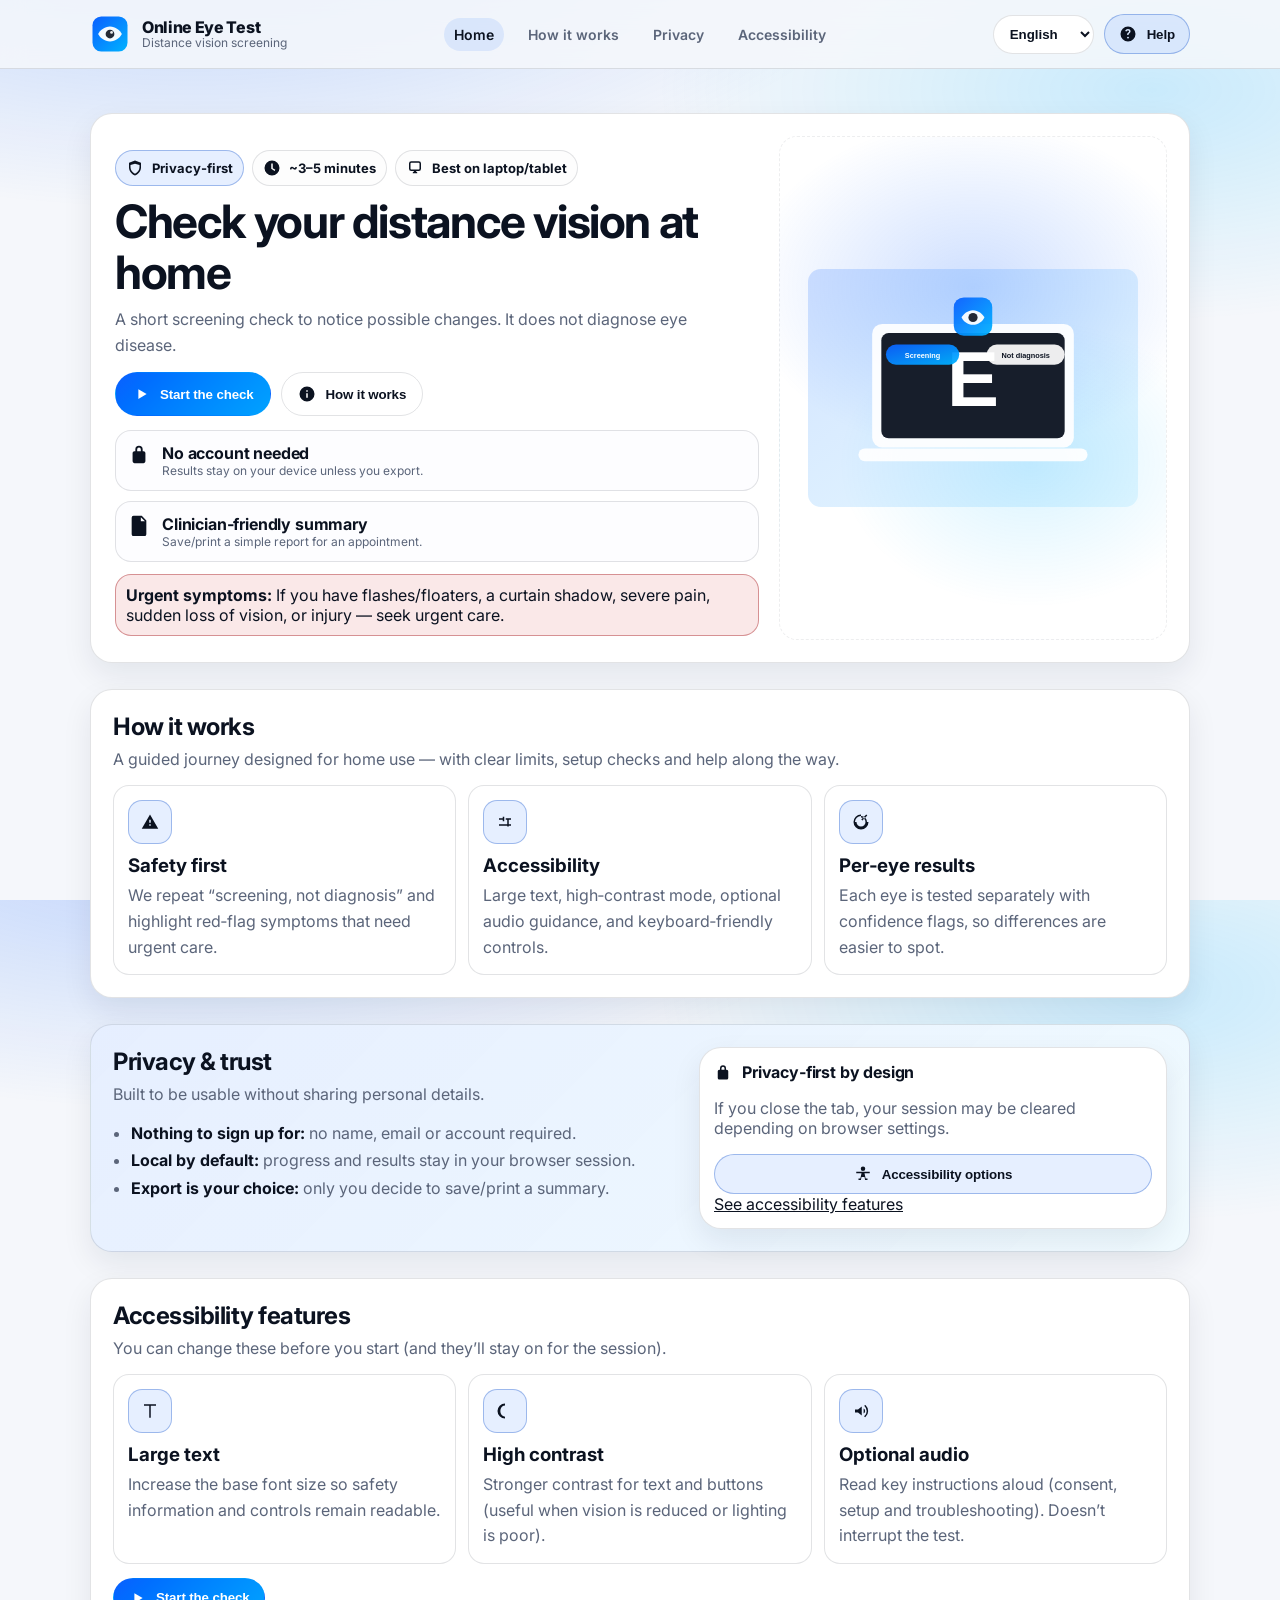
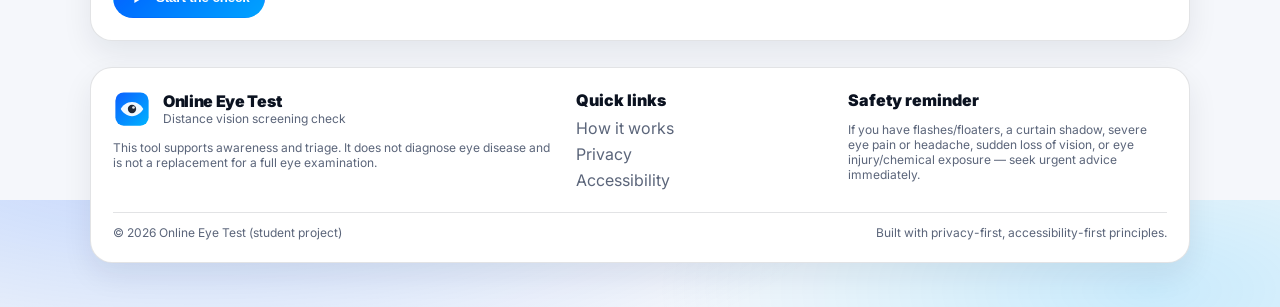
<file: index.html>
<!doctype html>
<html lang="en">
<head>
  <meta charset="utf-8" />
  <meta name="viewport" content="width=device-width, initial-scale=1" />
  <meta name="theme-color" content="#0b5fff" />
  <meta name="description" content="A privacy-first online distance vision screening check. Not a diagnosis." />

  <title>Online Eye Test — Distance vision screening</title>

  <link rel="icon" type="image/svg+xml" href="./assets/favicon.svg" />
  <link rel="preconnect" href="https://fonts.googleapis.com" />
  <link rel="preconnect" href="https://fonts.gstatic.com" crossorigin />
  <link href="https://fonts.googleapis.com/css2?family=Inter:wght@400;500;600;700&display=swap" rel="stylesheet" />

  <link rel="stylesheet" href="./styles.css" />
</head>

<body>
  <a class="skip-link" href="#app">Skip to content</a>

    <header class="siteHeader">
    <div class="container headerInner">
      <a href="./index.html" class="brand" aria-label="Online Eye Test home">
        <img src="./assets/logo.svg" alt="" class="brandLogo" />
        <span class="brandText">
          <span class="brandName">Online Eye Test</span>
          <span class="brandTag">Distance vision screening</span>
        </span>
      </a>

      <nav class="topNav" aria-label="Primary">
        <a href="./index.html" class="topNavLink topNavLink--active">Home</a>
        <a href="./how.html" class="topNavLink">How it works</a>
        <a href="./privacy.html" class="topNavLink">Privacy</a>
        <a href="./accessibility.html" class="topNavLink">Accessibility</a>
      </nav>

      <div class="topControls">
        <label class="sr-only" for="langSelect">Language</label>
        <select id="langSelect" class="select" aria-label="Language">
          <option value="en">English</option>
          <option value="es">Español</option>
          <option value="fr">Français</option>
        </select>

        <button id="btnHelpTop" class="btn btn--soft" type="button">
          <svg class="icon" aria-hidden="true"><use href="#i-help"/></svg>
          <span data-i18n="top.help">Help</span>
        </button>
      </div>
    </div>
  </header>


  <main class="container app" id="app">
    <!-- progress -->
    <section class="progressWrap hidden" id="progressWrap" aria-label="Test progress">
      <div class="progressBar" aria-hidden="true"><div class="progressBar__fill" id="progressBar"></div></div>
      <div class="progressMeta">
        <span class="muted tiny"><span id="progressEyeLabel"></span></span>
        <span class="muted tiny"><span id="progressText">0/0</span></span>
      </div>
    </section>

    <!-- HOME -->
    <section class="panel" data-view="home">
      <div class="hero">
        <div class="heroCopy">
          <div class="heroKicker">
            <span class="pill pill--brand">
              <svg class="icon" aria-hidden="true"><use href="#i-shield"/></svg>
              Privacy‑first
            </span>
            <span class="pill">
              <svg class="icon" aria-hidden="true"><use href="#i-clock"/></svg>
              ~3–5 minutes
            </span> 
            <span class="pill">
              <svg class="icon" aria-hidden="true"><use href="#i-device"/></svg>
              Best on laptop/tablet
            </span>
          </div>

          <h1 class="heroTitle" data-i18n="home.title">Check your distance vision at home</h1>
          <p class="heroSubtitle" data-i18n="home.subtitle">
            A short screening check to notice possible changes. It does not diagnose eye disease.
          </p>

          <div class="heroActions">
            <button class="btn btn--primary btn--lg" id="btnStart" type="button">
              <svg class="icon" aria-hidden="true"><use href="#i-play"/></svg>
              <span data-i18n="home.start">Start the check</span>
            </button>
            <button class="btn btn--ghost btn--lg" id="btnHow" type="button">
              <svg class="icon" aria-hidden="true"><use href="#i-info"/></svg>
              <span data-i18n="home.how">How it works</span>
            </button>
          </div>

          <div class="trustRow">
            <div class="trustItem">
              <svg class="iconLg" aria-hidden="true"><use href="#i-lock"/></svg>
              <div>
                <div class="trustTitle">No account needed</div>
                <div class="muted tiny">Results stay on your device unless you export.</div>
              </div>
            </div>
            <div class="trustItem">
              <svg class="iconLg" aria-hidden="true"><use href="#i-file"/></svg>
              <div>
                <div class="trustTitle">Clinician‑friendly summary</div>
                <div class="muted tiny">Save/print a simple report for an appointment.</div>
              </div>
            </div>
          </div>

          <div class="notice notice--danger compact" role="alert">
            <strong data-i18n="home.urgentTitle">Urgent symptoms:</strong>
            <span data-i18n="home.urgentText">If you have flashes/floaters, a curtain shadow, severe pain, sudden loss of vision, or injury — seek urgent care.</span>
          </div>
        </div>

        <div class="heroArt" aria-hidden="true">
          <img src="./assets/hero-illustration.svg" alt="" />
        </div>
      </div>

      <section class="section" id="how-section">
        <h2 class="sectionTitle">How it works</h2>
        <p class="sectionLead">A guided journey designed for home use — with clear limits, setup checks and help along the way.</p>

        <div class="cards3">
          <article class="infoCard">
            <div class="infoIcon"><svg class="icon" aria-hidden="true"><use href="#i-warning"/></svg></div>
            <h3>Safety first</h3>
            <p>We repeat “screening, not diagnosis” and highlight red‑flag symptoms that need urgent care.</p>
          </article>
          <article class="infoCard">
            <div class="infoIcon"><svg class="icon" aria-hidden="true"><use href="#i-sliders"/></svg></div>
            <h3>Accessibility</h3>
            <p>Large text, high‑contrast mode, optional audio guidance, and keyboard‑friendly controls.</p>
          </article>
          <article class="infoCard">
            <div class="infoIcon"><svg class="icon" aria-hidden="true"><use href="#i-target"/></svg></div>
            <h3>Per‑eye results</h3>
            <p>Each eye is tested separately with confidence flags, so differences are easier to spot.</p>
          </article>
        </div>
      </section>

      <section class="section alt" id="privacy-section">
        <div class="split">
          <div>
            <h2 class="sectionTitle">Privacy & trust</h2>
            <p class="sectionLead">Built to be usable without sharing personal details.</p>
            <ul class="bullets">
              <li><strong>Nothing to sign up for:</strong> no name, email or account required.</li>
              <li><strong>Local by default:</strong> progress and results stay in your browser session.</li>
              <li><strong>Export is your choice:</strong> only you decide to save/print a summary.</li>
            </ul>
          </div>
          <div class="panelCard">
            <div class="panelCardTop">
              <svg class="icon" aria-hidden="true"><use href="#i-lock"/></svg>
              <strong>Privacy‑first by design</strong>
            </div>
            <p class="muted">If you close the tab, your session may be cleared depending on browser settings.</p>
            <button class="btn btn--soft btn--wide" id="btnAccessibility" type="button">
              <svg class="icon" aria-hidden="true"><use href="#i-access"/></svg>
              Accessibility options
            </button>
            <a class="link" href="./accessibility.html">See accessibility features</a>
          </div>
        </div>
      </section>

      <section class="section" id="access-section">
        <h2 class="sectionTitle">Accessibility features</h2>
        <p class="sectionLead">You can change these before you start (and they’ll stay on for the session).</p>

        <div class="cards3">
          <article class="infoCard">
            <div class="infoIcon"><svg class="icon" aria-hidden="true"><use href="#i-text"/></svg></div>
            <h3>Large text</h3>
            <p>Increase the base font size so safety information and controls remain readable.</p>
          </article>
          <article class="infoCard">
            <div class="infoIcon"><svg class="icon" aria-hidden="true"><use href="#i-contrast"/></svg></div>
            <h3>High contrast</h3>
            <p>Stronger contrast for text and buttons (useful when vision is reduced or lighting is poor).</p>
          </article>
          <article class="infoCard">
            <div class="infoIcon"><svg class="icon" aria-hidden="true"><use href="#i-audio"/></svg></div>
            <h3>Optional audio</h3>
            <p>Read key instructions aloud (consent, setup and troubleshooting). Doesn’t interrupt the test.</p>
          </article>
        </div>

        <div class="sectionActions">
          <button class="btn btn--primary" type="button" id="btnStart2">
            <svg class="icon" aria-hidden="true"><use href="#i-play"/></svg>
            Start the check
          </button>
        </div>
      </section>

      <footer class="siteFooter">
        <div class="footerGrid">
          <div>
            <div class="footerBrand">
              <img src="./assets/logo.svg" alt="" class="footerLogo" />
              <div>
                <div class="footerTitle">Online Eye Test</div>
                <div class="muted tiny">Distance vision screening check</div>
              </div>
            </div>
            <p class="muted tiny">
              This tool supports awareness and triage. It does not diagnose eye disease and is not a replacement for a full eye examination.
            </p>
          </div>

          <div>
            <div class="footerHeading">Quick links</div>
            <a class="footerLink" href="./how.html">How it works</a>
            <a class="footerLink" href="./privacy.html">Privacy</a>
            <a class="footerLink" href="./accessibility.html">Accessibility</a>
          </div>

          <div>
            <div class="footerHeading">Safety reminder</div>
            <p class="muted tiny">
              If you have flashes/floaters, a curtain shadow, severe eye pain or headache, sudden loss of vision,
              or eye injury/chemical exposure — seek urgent advice immediately.
            </p>
          </div>
        </div>

        <div class="footerBottom">
          <span class="muted tiny">© <span id="year"></span> Online Eye Test (student project)</span>
          <span class="muted tiny">Built with privacy-first, accessibility-first principles.</span>
        </div>

      </footer>
    </section>

    <!-- CONSENT (US1) -->
    <section class="panel hidden" data-view="consent">
      <div class="panelHeader">
        <h2 data-i18n="consent.title">Before you start</h2>
        <p class="muted" data-i18n="consent.subtitle">This is a screening check — not a diagnosis.</p>
      </div>

      <div class="notice notice--danger" role="alert">
        <div class="noticeTitle">
          <svg class="icon" aria-hidden="true"><use href="#i-warning"/></svg>
          <span data-i18n="consent.redTitle">Stop and seek urgent advice if you have red‑flag symptoms</span>
        </div>
        <ul class="list">
          <li data-i18n="consent.r1">Sudden flashes of light or new floaters</li>
          <li data-i18n="consent.r2">A curtain/shadow across your vision</li>
          <li data-i18n="consent.r3">Severe eye pain or headache</li>
          <li data-i18n="consent.r4">Sudden loss of vision</li>
          <li data-i18n="consent.r5">Eye injury or chemical exposure</li>
        </ul>
      </div>

      <div class="card">
        <h3 data-i18n="consent.confirm">Confirm to continue</h3>
        <label class="check"><input id="c1" type="checkbox" /> <span data-i18n="consent.c1">I understand this is a screening check, not a diagnosis</span></label>
        <label class="check"><input id="c2" type="checkbox" /> <span data-i18n="consent.c2">I understand my home setup affects reliability</span></label>
        <label class="check"><input id="c3" type="checkbox" /> <span data-i18n="consent.c3">I understand urgent symptoms need urgent advice regardless</span></label>
      </div>

      <div class="nav">
        <button class="btn btn--ghost" id="backHome1" type="button" data-i18n="ui.back">Back</button>
        <button class="btn btn--primary" id="consentContinue" type="button" disabled data-i18n="ui.continue">Continue</button>
      </div>
    </section>

    <!-- ACCESSIBILITY (US7) -->
    <section class="panel hidden" data-view="access">
      <div class="panelHeader">
        <h2 data-i18n="access.title">Accessibility options</h2>
        <p class="muted">Adjust text, contrast and interaction before you begin.</p>
      </div>

      <div class="grid2">
        <div class="card">
          <h3 data-i18n="access.textSize">Text size</h3>
          <label class="choice"><input type="radio" name="textSize" value="standard" checked /> <span data-i18n="access.standard">Standard</span></label>
          <label class="choice"><input type="radio" name="textSize" value="large" /> <span data-i18n="access.large">Large</span></label>

          <hr class="sep"/>

          <h3 data-i18n="access.contrast">Contrast</h3>
          <label class="choice"><input type="radio" name="contrast" value="standard" checked /> <span data-i18n="access.standard">Standard</span></label>
          <label class="choice"><input type="radio" name="contrast" value="high" /> <span data-i18n="access.high">High contrast</span></label>

          <hr class="sep"/>

          <h3>Motion</h3>
          <label class="check"><input id="reducedMotion" type="checkbox" /> Reduce motion</label>
        </div>

        <div class="card">
          <h3 data-i18n="access.audio">Audio guidance</h3>
          <label class="check"><input id="audioRead" type="checkbox" /> <span data-i18n="access.audioRead">Read instructions aloud</span></label>
          <label class="check"><input id="audioSafety" type="checkbox" /> <span data-i18n="access.audioSafety">Repeat safety reminders on help screen</span></label>

          <hr class="sep"/>

          <h3 data-i18n="access.answer">Answer method</h3>
          <label class="choice"><input type="radio" name="answerMethod" value="type" checked /> <span data-i18n="access.type">Type letter</span></label>
          <label class="choice"><input type="radio" name="answerMethod" value="tap" /> <span data-i18n="access.tap">Tap large buttons</span></label>

          <div class="notice notice--info compact">
            <strong>Keyboard tips:</strong> In the test, press <kbd>H</kbd> for help, <kbd>Esc</kbd> to pause, and number keys (1–8) for tap answers.
          </div>
        </div>
      </div>

      <div class="nav">
        <button class="btn btn--ghost" id="backConsent" type="button" data-i18n="ui.back">Back</button>
        <button class="btn btn--primary" id="accessContinue" type="button" data-i18n="ui.continue">Continue</button>
      </div>
    </section>

    <!-- SETUP (US2) -->
    <section class="panel hidden" data-view="setup">
      <div class="panelHeader">
        <h2 data-i18n="setup.title">Get comfortable (1 minute)</h2>
        <p class="muted" data-i18n="setup.subtitle">This makes your result more reliable.</p>
      </div>

      <div class="card">
        <div class="checks2">
          <label class="check"><input class="setupCheck" type="checkbox" data-key="lightingStable" /> <span data-i18n="setup.l1">Indoor lighting is stable</span></label>
          <label class="check"><input class="setupCheck" type="checkbox" data-key="noGlare" /> <span data-i18n="setup.l2">No glare/reflections on screen</span></label>
          <label class="check"><input class="setupCheck" type="checkbox" data-key="brightnessOk" /> <span data-i18n="setup.l3">Brightness feels comfortable</span></label>
          <label class="check"><input class="setupCheck" type="checkbox" data-key="steadySeating" /> <span data-i18n="setup.l4">Sitting position is steady</span></label>
        </div>

        <div class="notice notice--info">
          <strong data-i18n="setup.tipTitle">Tip:</strong>
          <span data-i18n="setup.tipText">If you struggle, don’t lean closer — reduce glare or improve lighting instead.</span>
        </div>
      </div>

      <div class="nav">
        <button class="btn btn--ghost" id="backAccess" type="button" data-i18n="ui.back">Back</button>
        <button class="btn btn--primary" id="setupContinue" type="button" data-i18n="ui.continue">Continue</button>
      </div>
    </section>

    <!-- CORRECTION + EYE COVERING (US2) -->
    <section class="panel hidden" data-view="correction">
      <div class="panelHeader">
        <h2 data-i18n="correction.title">Glasses or contacts?</h2>
        <p class="muted" data-i18n="correction.subtitle">Your result depends on whether you’re wearing your distance correction.</p>
      </div>

      <div class="grid2">
        <div class="card">
          <label class="choice"><input type="radio" name="correction" value="wearing_glasses" /> <span data-i18n="correction.o1">Wearing distance glasses now</span></label>
          <label class="choice"><input type="radio" name="correction" value="have_glasses_not_wearing" /> <span data-i18n="correction.o2">Have glasses but not wearing today</span></label>
          <label class="choice"><input type="radio" name="correction" value="none" checked /> <span data-i18n="correction.o3">No glasses or contact lenses</span></label>
          <label class="choice"><input type="radio" name="correction" value="not_sure" /> <span data-i18n="correction.o4">Not sure</span></label>

          <div class="notice notice--info compact">
            If you normally use distance correction, wearing it should match your usual day‑to‑day vision.
          </div>
        </div>

        <div class="card">
          <h3 data-i18n="cover.title">Cover one eye safely</h3>
          <ul class="list">
            <li data-i18n="cover.l1">Use your palm or a clean card/tissue</li>
            <li data-i18n="cover.l2">Do not press on your eyelid</li>
            <li data-i18n="cover.l3">Keep both eyes open behind the cover</li>
            <li data-i18n="cover.l4">Make sure the uncovered eye feels clear</li>
          </ul>
        </div>
      </div>

      <div class="nav">
        <button class="btn btn--ghost" id="backSetup" type="button" data-i18n="ui.back">Back</button>
        <button class="btn btn--primary" id="correctionContinue" type="button" data-i18n="ui.continue">Continue</button>
      </div>
    </section>

    <!-- CALIBRATION (UC3 / NFR7) -->
    <section class="panel hidden" data-view="calibration">
      <div class="panelHeader">
        <h2 data-i18n="cal.title">Calibration (recommended)</h2>
        <p class="muted" data-i18n="cal.subtitle">Match the box to a bank card/ID held against your screen.</p>
      </div>

      <div class="card">
        <div class="calWrap">
          <div class="calStage" aria-label="Calibration preview">
            <div id="calRect" class="calRect">
              <span class="muted" data-i18n="cal.box">Match this box to your card</span>
            </div>
          </div>

          <div class="calControls">
            <button class="btn btn--soft" id="calDec" type="button" data-i18n="cal.dec">− Smaller</button>
            <button class="btn btn--soft" id="calInc" type="button" data-i18n="cal.inc">+ Larger</button>
            <button class="btn btn--ghost" id="calReset" type="button" data-i18n="cal.reset">Reset</button>
          </div>

          <label class="check">
            <input id="skipCal" type="checkbox" />
            <span data-i18n="cal.skip">Skip calibration (confidence will be lower)</span>
          </label>
        </div>
      </div>

      <div class="nav">
        <button class="btn btn--ghost" id="backCorrection" type="button" data-i18n="ui.back">Back</button>
        <button class="btn btn--primary" id="calContinue" type="button" data-i18n="ui.continue">Continue</button>
      </div>
    </section>

    <!-- POSITION CONFIRMATION (US2) -->
    <section class="panel hidden" data-view="position">
      <div class="panelHeader">
        <h2 data-i18n="pos.title">Confirm your position</h2>
        <p class="muted" data-i18n="pos.subtitle">Try to keep the same distance the whole time.</p>
      </div>

      <div class="card">
        <label class="check"><input class="posCheck" type="checkbox" data-key="atDistance" /> <span data-i18n="pos.c1">I am at the measured distance now</span></label>
        <label class="check"><input class="posCheck" type="checkbox" data-key="lettersReadable" /> <span data-i18n="pos.c2">Lighting is stable and readable</span></label>
        <label class="check"><input class="posCheck" type="checkbox" data-key="wontMoveCloser" /> <span data-i18n="pos.c3">I will not move closer during the check</span></label>

        <div class="notice notice--info">
          <strong data-i18n="pos.remTitle">Reminder:</strong>
          <span data-i18n="pos.remText">Moving closer can make the result look better than it really is.</span>
        </div>
      </div>

      <div class="nav">
        <button class="btn btn--ghost" id="backCal" type="button" data-i18n="ui.back">Back</button>
        <button class="btn btn--primary" id="posContinue" type="button" data-i18n="ui.continue">Continue</button>
      </div>
    </section>

    <!-- PRACTICE (US3) -->
    <section class="panel hidden" data-view="practice">
      <div class="panelHeader">
        <h2 data-i18n="prac.title">Quick practice</h2>
        <p class="muted" data-i18n="prac.subtitle">One sample item, so you know what to do.</p>
      </div>

      <div class="testCard">
        <div class="optotype" id="practiceLetter" aria-label="Practice letter">E</div>

        <div id="practiceTypeRow" class="answerRow">
          <input id="practiceInput" class="input" maxlength="1" autocomplete="off" inputmode="text" data-i18n-ph="prac.placeholder" placeholder="Type the letter" />
          <button class="btn btn--primary" id="practiceSubmit" type="button" data-i18n="ui.submit">Submit</button>
        </div>

        <div id="practiceTapRow" class="answerRow hidden">
          <div class="tapGrid" id="practiceTapGrid" aria-label="Tap answers"></div>
        </div>

        <button class="btn btn--ghost btn--wide" id="practiceCantSee" type="button">
          <svg class="icon" aria-hidden="true"><use href="#i-eye"/></svg>
          <span data-i18n="ui.cantSee">I can’t see clearly</span>
        </button>

        <div id="practiceFeedback" class="notice notice--info hidden"></div>
      </div>

      <div class="nav">
        <button class="btn btn--ghost" id="backPos" type="button" data-i18n="ui.back">Back</button>
        <button class="btn btn--primary" id="pracContinue" type="button" disabled data-i18n="ui.continue">Continue</button>
      </div>
    </section>

    <!-- EYE ORDER (US4) -->
    <section class="panel hidden" data-view="eyeOrder">
      <div class="panelHeader">
        <h2 data-i18n="eye.title">Which eye first?</h2>
        <p class="muted" data-i18n="eye.subtitle">You will test each eye separately.</p>
      </div>

      <div class="card">
        <label class="choice">
          <input type="radio" name="eyeOrder" value="right_first" checked />
          <span><strong data-i18n="eye.r">Right eye first</strong> — <span class="muted" data-i18n="eye.rhint">cover left eye</span></span>
        </label>
        <label class="choice">
          <input type="radio" name="eyeOrder" value="left_first" />
          <span><strong data-i18n="eye.l">Left eye first</strong> — <span class="muted" data-i18n="eye.lhint">cover right eye</span></span>
        </label>

        <div class="notice notice--info compact">
          <span data-i18n="eye.tip">Tip: cover gently and keep both eyes open.</span>
        </div>
      </div>

      <div class="nav">
        <button class="btn btn--ghost" id="backPractice" type="button" data-i18n="ui.back">Back</button>
        <button class="btn btn--primary" id="startTest" type="button">
          <svg class="icon" aria-hidden="true"><use href="#i-play"/></svg>
          <span data-i18n="eye.start">Start</span>
        </button>
      </div>
    </section>

    <!-- TEST (US4, NFR4) -->
    <section class="panel hidden" data-view="test">
      <div class="testHeader">
        <div>
          <h2 id="testTitle">Eye test</h2>
          <div class="muted tiny" id="testHint"></div>
        </div>

        <button class="btn btn--soft" id="pauseHelp" type="button">
          <svg class="icon" aria-hidden="true"><use href="#i-pause"/></svg>
          <span data-i18n="ui.pauseHelp">Pause & help</span>
        </button>
      </div>

      <div class="testCard">
        <div class="optotype" id="testLetter" aria-label="Test letter">P</div>

        <div id="testTypeRow" class="answerRow">
          <input id="testInput" class="input" maxlength="1" autocomplete="off" inputmode="text" data-i18n-ph="test.placeholder" placeholder="Type the letter" />
          <button class="btn btn--primary" id="testSubmit" type="button" data-i18n="ui.submit">Submit</button>
        </div>

        <div id="testTapRow" class="answerRow hidden">
          <div class="tapGrid" id="testTapGrid" aria-label="Tap answers"></div>
        </div>

        <div class="testFooter">
          <button class="btn btn--ghost btn--wide" id="cantSee" type="button">
            <svg class="icon" aria-hidden="true"><use href="#i-eye"/></svg>
            <span data-i18n="ui.cantSee">I can’t see clearly</span>
          </button>

          <div class="muted tiny" id="itemsLeft"></div>
        </div>
      </div>

      <div class="nav">
        <button class="btn btn--ghost" id="exitToHome" type="button" data-i18n="ui.exit">Exit</button>
        <button class="btn btn--primary" id="nextAfterEye" type="button" disabled data-i18n="ui.continue">Continue</button>
      </div>
    </section>

    <!-- HELP -->
    <section class="panel hidden" data-view="help">
      <div class="panelHeader">
        <h2 data-i18n="help.title">Help (quick fixes)</h2>
        <p class="muted">You can return to where you were after checking tips.</p>
      </div>

      <div class="grid2">
        <div class="card">
          <h3 data-i18n="help.common">Common issues</h3>
          <ul class="list">
            <li data-i18n="help.i1">Moving closer to the screen</li>
            <li data-i18n="help.i2">Glare/reflections</li>
            <li data-i18n="help.i3">Wrong eye covered</li>
            <li data-i18n="help.i4">Low lighting</li>
          </ul>
        </div>

        <div class="card">
          <h3 data-i18n="help.actions">Try this</h3>
          <button class="btn btn--soft btn--wide" id="fixDistance" type="button" data-i18n="help.b1">Recheck distance</button>
          <button class="btn btn--soft btn--wide" id="fixGlare" type="button" data-i18n="help.b2">Reduce glare</button>
          <button class="btn btn--soft btn--wide" id="fixCover" type="button" data-i18n="help.b3">Eye covering steps</button>

          <div class="notice notice--info compact">
            <strong>Shortcuts:</strong> Press <kbd>Esc</kbd> to open Help during the test.
          </div>
        </div>
      </div>

      <div class="notice notice--danger" role="alert">
        <strong data-i18n="help.urgentTitle">Urgent reminder:</strong>
        <span data-i18n="help.urgentText">If you have flashes/floaters, a curtain shadow, severe pain, sudden loss of vision, or injury — seek urgent care.</span>
      </div>

      <div class="nav">
        <button class="btn btn--primary" id="resume" type="button" data-i18n="help.resume">Resume</button>
        <button class="btn btn--soft" id="restartEye" type="button" data-i18n="help.restart">Restart this eye</button>
        <button class="btn btn--ghost" id="exitHelp" type="button" data-i18n="ui.exit">Exit</button>
      </div>
    </section>

    <!-- RESULTS (US5, US1, NFR6, NFR7) -->
    <section class="panel hidden" data-view="results">
      <div class="panelHeader">
        <h2 data-i18n="res.title">Your results</h2>
        <p class="muted">A clear summary with confidence flags and next steps.</p>
      </div>

      <div class="resultGrid">
        <div class="resultCard">
          <div class="muted" data-i18n="res.left">Left eye</div>
          <div class="score" id="resLeft">—</div>
          <div class="pill"><span data-i18n="res.conf">Confidence</span>: <strong id="confLeft">—</strong></div>
        </div>
        <div class="resultCard">
          <div class="muted" data-i18n="res.right">Right eye</div>
          <div class="score" id="resRight">—</div>
          <div class="pill"><span data-i18n="res.conf">Confidence</span>: <strong id="confRight">—</strong></div>
        </div>
      </div>

      <div class="notice notice--info">
        <strong data-i18n="res.meaningTitle">What this means</strong>
        <span data-i18n="res.meaningText">This is a screening check, not a diagnosis. Results can vary with distance, glare and lighting.</span>
      </div>

      <div class="card">
        <h3 data-i18n="res.nextTitle">Next steps</h3>
        <ul class="list">
          <li data-i18n="res.n1"><strong>Reduced vision:</strong> book an optometrist appointment.</li>
          <li data-i18n="res.n2"><strong>Urgent symptoms:</strong> seek urgent advice regardless of these results.</li>
          <li data-i18n="res.n3"><strong>Routine care:</strong> consider a full eye exam every 1–2 years.</li>
        </ul>
      </div>

      <div class="nav">
        <button class="btn btn--primary" id="goExport" type="button">
          <svg class="icon" aria-hidden="true"><use href="#i-file"/></svg>
          <span data-i18n="res.export">Save / print summary</span>
        </button>
        <button class="btn btn--soft" id="retake" type="button" data-i18n="res.retake">Retake</button>
        <button class="btn btn--ghost" id="backHome2" type="button" data-i18n="ui.home">Home</button>
      </div>
    </section>

    <!-- EXPORT (US6, NFR8) -->
    <section class="panel hidden" data-view="export">
      <div class="panelHeader">
        <h2 data-i18n="exp.title">Export summary</h2>
        <p class="muted" data-i18n="exp.subtitle">Designed to be easy to share with an optometrist.</p>
      </div>

      <div class="card">
        <ul class="list">
          <li data-i18n="exp.i1">Date/time of test</li>
          <li data-i18n="exp.i2">Device type</li>
          <li data-i18n="exp.i3">Glasses/contacts context</li>
          <li data-i18n="exp.i4">Calibration status</li>
          <li data-i18n="exp.i5">Per-eye scores</li>
          <li data-i18n="exp.i6">Confidence flags</li>
          <li data-i18n="exp.i7">Limitations + next steps</li>
        </ul>

        <div class="notice notice--info compact">
          <strong data-i18n="exp.privacyTitle">Privacy:</strong>
          <span data-i18n="exp.privacyText">No personal details are included unless you add notes yourself.</span>
        </div>

        <div class="ctaRow">
          <button class="btn btn--primary" id="btnPrint" type="button">
            <svg class="icon" aria-hidden="true"><use href="#i-download"/></svg>
            <span data-i18n="exp.pdf">Download / Save as PDF</span>
          </button>
          <button class="btn btn--soft" id="btnPrintView" type="button">
            <svg class="icon" aria-hidden="true"><use href="#i-print"/></svg>
            <span data-i18n="exp.print">Print</span>
          </button>
        </div>
      </div>

      <div class="nav">
        <button class="btn btn--ghost" id="backResults" type="button" data-i18n="ui.back">Back</button>
      </div>

      <!-- print area -->
      <section id="printArea" class="printArea" aria-hidden="true">
        <h1>Online Eye Test — Screening Summary</h1>
        <p><strong>Generated:</strong> <span id="pDate"></span></p>

        <h2>Results</h2>
        <table class="printTable">
          <thead><tr><th>Eye</th><th>Score</th><th>Confidence</th></tr></thead>
          <tbody>
            <tr><td>Left</td><td id="pLeft"></td><td id="pConfLeft"></td></tr>
            <tr><td>Right</td><td id="pRight"></td><td id="pConfRight"></td></tr>
          </tbody>
        </table>

        <h2>Context</h2>
        <ul>
          <li><strong>Correction:</strong> <span id="pCorr"></span></li>
          <li><strong>Calibration:</strong> <span id="pCal"></span></li>
          <li><strong>Environment:</strong> <span id="pEnv"></span></li>
          <li><strong>Position:</strong> <span id="pPos"></span></li>
          <li><strong>Device:</strong> <span id="pDev"></span></li>
        </ul>

        <h2>Limitations</h2>
        <p>
          This is a screening check, not a diagnosis. Results can vary with distance, glare, lighting and user setup.
          Visual acuity alone cannot detect all eye disease. Seek urgent care for red‑flag symptoms.
        </p>

        <h2>Recommended next steps</h2>
        <ul>
          <li>If results suggest reduced vision, book an optometrist appointment.</li>
          <li>If you have flashes/floaters, curtain shadow, severe pain, sudden loss of vision, or injury — seek urgent care.</li>
          <li>Consider a full eye exam every 1–2 years.</li>
        </ul>
      </section>
    </section>

    <!-- HOW IT WORKS (in-app view) -->
    <section class="panel hidden" data-view="how">
      <div class="panelHeader">
        <h2 data-i18n="how.title">How it works</h2>
      </div>

      <div class="card">
        <ol class="steps">
          <li><strong data-i18n="how.s1t">Safety + consent</strong><br><span class="muted" data-i18n="how.s1d">You confirm limits and red-flag guidance.</span></li>
          <li><strong data-i18n="how.s2t">Accessibility</strong><br><span class="muted" data-i18n="how.s2d">Text size, contrast, audio, controls.</span></li>
          <li><strong data-i18n="how.s3t">Guided setup</strong><br><span class="muted" data-i18n="how.s3d">Lighting, glare, steady seating.</span></li>
          <li><strong data-i18n="how.s4t">Calibration</strong><br><span class="muted" data-i18n="how.s4d">Optional sizing to improve confidence.</span></li>
          <li><strong data-i18n="how.s5t">Practice</strong><br><span class="muted" data-i18n="how.s5d">One sample item before scoring.</span></li>
          <li><strong data-i18n="how.s6t">Per-eye test</strong><br><span class="muted" data-i18n="how.s6d">Each eye is tested separately.</span></li>
          <li><strong data-i18n="how.s7t">Results + export</strong><br><span class="muted" data-i18n="how.s7d">Clear next steps and printable summary.</span></li>
        </ol>
      </div>

      <div class="nav">
        <button class="btn btn--ghost" id="backHome3" type="button" data-i18n="ui.home">Home</button>
        <button class="btn btn--primary" id="howStart" type="button" data-i18n="home.start">Start the check</button>
      </div>
    </section>

    <div id="toast" class="toast hidden" role="status" aria-live="polite"></div>
  </main>

  <!-- icon sprite -->
  <svg class="sr-only" xmlns="http://www.w3.org/2000/svg">
    <symbol id="i-help" viewBox="0 0 24 24"><path fill="currentColor" d="M12 2a10 10 0 1 0 0 20a10 10 0 0 0 0-20Zm0 16a1.25 1.25 0 1 1 0-2.5A1.25 1.25 0 0 1 12 18Zm1.6-6.6c-.6.4-.85.75-.85 1.6v.3h-1.9v-.45c0-1.35.55-2.1 1.5-2.75c.7-.5 1.05-.8 1.05-1.45c0-.8-.65-1.3-1.55-1.3c-.9 0-1.6.45-1.85 1.4l-1.75-.7c.45-1.6 1.95-2.6 3.65-2.6c2.1 0 3.45 1.2 3.45 2.95c0 1.35-.7 2.1-1.75 2.8Z"/></symbol>
    <symbol id="i-play" viewBox="0 0 24 24"><path fill="currentColor" d="M8.5 5.5v13l11-6.5-11-6.5Z"/></symbol>
    <symbol id="i-pause" viewBox="0 0 24 24"><path fill="currentColor" d="M7 6h3v12H7V6Zm7 0h3v12h-3V6Z"/></symbol>
    <symbol id="i-info" viewBox="0 0 24 24"><path fill="currentColor" d="M12 2a10 10 0 1 0 0 20a10 10 0 0 0 0-20Zm1 15h-2v-6h2v6Zm0-8h-2V7h2v2Z"/></symbol>
    <symbol id="i-warning" viewBox="0 0 24 24"><path fill="currentColor" d="M12 2 1 21h22L12 2Zm1 15h-2v-2h2v2Zm0-4h-2V9h2v4Z"/></symbol>
    <symbol id="i-lock" viewBox="0 0 24 24"><path fill="currentColor" d="M17 9h-1V7a4 4 0 0 0-8 0v2H7a2 2 0 0 0-2 2v9a2 2 0 0 0 2 2h10a2 2 0 0 0 2-2v-9a2 2 0 0 0-2-2Zm-7-2a2 2 0 1 1 4 0v2h-4V7Z"/></symbol>
    <symbol id="i-file" viewBox="0 0 24 24"><path fill="currentColor" d="M6 2h9l5 5v15a2 2 0 0 1-2 2H6a2 2 0 0 1-2-2V4a2 2 0 0 1 2-2Zm8 1.5V8h4.5L14 3.5Z"/></symbol>
    <symbol id="i-download" viewBox="0 0 24 24"><path fill="currentColor" d="M12 3v10.2l3.6-3.6L17 11l-5 5-5-5 1.4-1.4L12 13.2V3h0ZM5 19h14v2H5v-2Z"/></symbol>
    <symbol id="i-print" viewBox="0 0 24 24"><path fill="currentColor" d="M6 9V2h12v7H6Zm10-5H8v3h8V4Zm3 6a3 3 0 0 1 3 3v5h-4v4H6v-4H2v-5a3 3 0 0 1 3-3h14Zm-5 11v-5H8v5h8Zm5-7v-2a1 1 0 0 0-1-1H5a1 1 0 0 0-1 1v2h16Z"/></symbol>
    <symbol id="i-eye" viewBox="0 0 24 24"><path fill="currentColor" d="M12 5c-5.2 0-9.2 4.1-10.5 6.5C2.8 13.9 6.8 18 12 18s9.2-4.1 10.5-6.5C21.2 9.1 17.2 5 12 5Zm0 11a4.5 4.5 0 1 1 0-9a4.5 4.5 0 0 1 0 9Zm0-2.5a2 2 0 1 0 0-4a2 2 0 0 0 0 4Z"/></symbol>
    <symbol id="i-shield" viewBox="0 0 24 24"><path fill="currentColor" d="M12 2 20 5v6c0 5-3.4 9.4-8 11c-4.6-1.6-8-6-8-11V5l8-3Zm0 4.2L6 8v3c0 3.6 2.3 6.9 6 8.5c3.7-1.6 6-4.9 6-8.5V8l-6-1.8Z"/></symbol>
    <symbol id="i-device" viewBox="0 0 24 24"><path fill="currentColor" d="M4 6a3 3 0 0 1 3-3h10a3 3 0 0 1 3 3v7a3 3 0 0 1-3 3h-4l2 2v1H9v-1l2-2H7a3 3 0 0 1-3-3V6Zm3-1a1 1 0 0 0-1 1v7a1 1 0 0 0 1 1h10a1 1 0 0 0 1-1V6a1 1 0 0 0-1-1H7Z"/></symbol>
    <symbol id="i-clock" viewBox="0 0 24 24"><path fill="currentColor" d="M12 2a10 10 0 1 0 0 20a10 10 0 0 0 0-20Zm1 10.4 3.4 2-.9 1.6L11 13V6h2v6.4Z"/></symbol>
    <symbol id="i-sliders" viewBox="0 0 24 24"><path fill="currentColor" d="M4 7h7v2H4V7Zm9 0h7v2h-7V7ZM4 15h11v2H4v-2Zm13 0h3v2h-3v-2ZM9 5h2v6H9V5Zm6 13h2V9h-2v9Z"/></symbol>
    <symbol id="i-target" viewBox="0 0 24 24"><path fill="currentColor" d="M12 2a10 10 0 1 0 10 10h-2A8 8 0 1 1 12 4V2Zm8 10a8 8 0 0 0-8-8v2a6 6 0 1 1-6 6H4a8 8 0 0 0 16 0Zm-8-3 7-7 1.4 1.4-7 7V9h-1.4Z"/></symbol>
    <symbol id="i-access" viewBox="0 0 24 24"><path fill="currentColor" d="M12 2a3 3 0 1 0 0 6a3 3 0 0 0 0-6Zm9 7H3v2h7l-1.5 7H6v2h3.2l.8-4h4l.8 4H18v-2h-2.5L14 11h7V9Z"/></symbol>
    <symbol id="i-text" viewBox="0 0 24 24"><path fill="currentColor" d="M4 5V3h16v2h-7v16h-2V5H4Z"/></symbol>
    <symbol id="i-contrast" viewBox="0 0 24 24"><path fill="currentColor" d="M12 2a10 10 0 0 0 0 20V2Zm0 2.2v15.6a8 8 0 0 1 0-15.6Z"/></symbol>
    <symbol id="i-audio" viewBox="0 0 24 24"><path fill="currentColor" d="M4 10v4h4l5 4V6L8 10H4Zm13.5 2a3.5 3.5 0 0 0-2-3.2v6.4a3.5 3.5 0 0 0 2-3.2Zm0-8a1 1 0 0 1 .7.3a10.5 10.5 0 0 1 0 15.4a1 1 0 1 1-1.4-1.4a8.5 8.5 0 0 0 0-12.6A1 1 0 0 1 17.5 4Z"/></symbol>
  </svg>

  <script src="./app.js"></script>
</body>
</html>
</file>
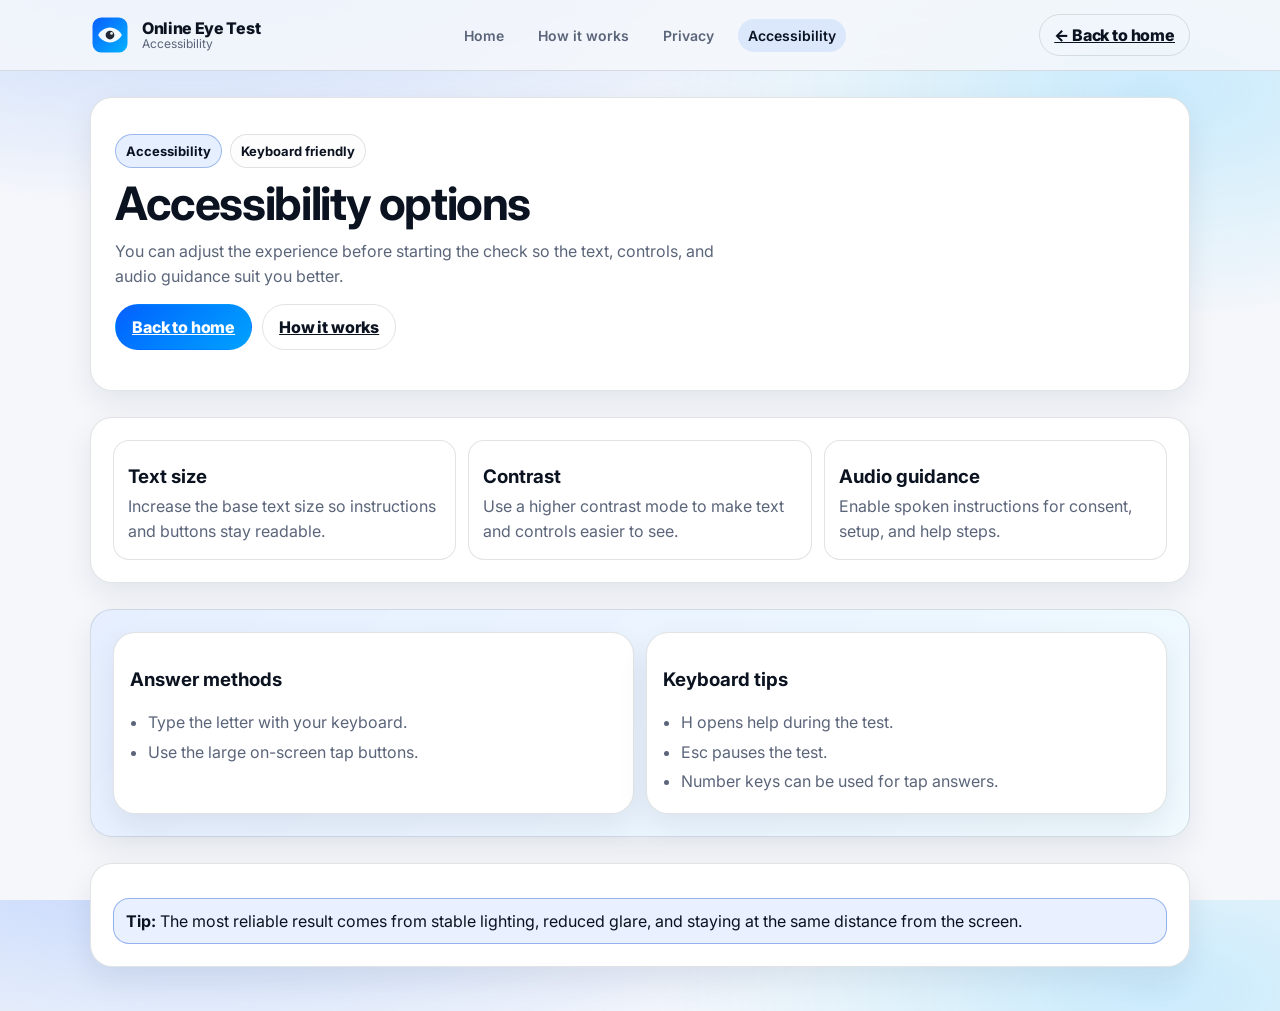
<file: accessibility.html>
<!doctype html>
<html lang="en">
<head>
  <meta charset="utf-8" />
  <meta name="viewport" content="width=device-width, initial-scale=1" />
  <meta name="theme-color" content="#0b5fff" />
  <meta name="description" content="Accessibility options for the online eye test." />
  <title>Accessibility — Online Eye Test</title>
  <link rel="icon" type="image/svg+xml" href="./assets/favicon.svg" />
  <link rel="preconnect" href="https://fonts.googleapis.com" />
  <link rel="preconnect" href="https://fonts.gstatic.com" crossorigin />
  <link href="https://fonts.googleapis.com/css2?family=Inter:wght@400;500;600;700&display=swap" rel="stylesheet" />
  <link rel="stylesheet" href="./styles.css" />
</head>
<body>
  <a class="skip-link" href="#main">Skip to content</a>
  <header class="siteHeader">
    <div class="container headerInner">
      <a href="./index.html" class="brand" aria-label="Online Eye Test home">
        <img src="./assets/logo.svg" alt="" class="brandLogo" />
        <span class="brandText">
          <span class="brandName">Online Eye Test</span>
          <span class="brandTag">Accessibility</span>
        </span>
      </a>

      <nav class="topNav" aria-label="Primary">
        <a href="./index.html" class="topNavLink">Home</a>
        <a href="./how.html" class="topNavLink">How it works</a>
        <a href="./privacy.html" class="topNavLink">Privacy</a>
        <a href="./accessibility.html" class="topNavLink topNavLink--active">Accessibility</a>
      </nav>

      <a class="btn btn--ghost" href="./index.html">← Back to home</a>
    </div>
  </header>

  <main class="container pageWrap" id="main">
    <section class="hero" style="align-items:start;">
      <div class="heroCopy">
        <div class="heroKicker">
          <span class="pill pill--brand">Accessibility</span>
          <span class="pill">Keyboard friendly</span>
        </div>
        <h1 class="heroTitle">Accessibility options</h1>
        <p class="heroSubtitle">
          You can adjust the experience before starting the check so the text, controls, and audio guidance suit you better.
        </p>
        <div class="heroActions">
          <a class="btn btn--primary btn--lg" href="./index.html">Back to home</a>
          <a class="btn btn--ghost btn--lg" href="./how.html">How it works</a>
        </div>
      </div>
    </section>

    <section class="section">
      <div class="cards3">
        <article class="infoCard">
          <h3>Text size</h3>
          <p>Increase the base text size so instructions and buttons stay readable.</p>
        </article>
        <article class="infoCard">
          <h3>Contrast</h3>
          <p>Use a higher contrast mode to make text and controls easier to see.</p>
        </article>
        <article class="infoCard">
          <h3>Audio guidance</h3>
          <p>Enable spoken instructions for consent, setup, and help steps.</p>
        </article>
      </div>
    </section>

    <section class="section alt">
      <div class="grid2">
        <article class="card">
          <h3>Answer methods</h3>
          <ul class="list">
            <li>Type the letter with your keyboard.</li>
            <li>Use the large on-screen tap buttons.</li>
          </ul>
        </article>
        <article class="card">
          <h3>Keyboard tips</h3>
          <ul class="list">
            <li>H opens help during the test.</li>
            <li>Esc pauses the test.</li>
            <li>Number keys can be used for tap answers.</li>
          </ul>
        </article>
      </div>
    </section>

    <section class="section">
      <div class="notice notice--info">
        <strong>Tip:</strong> The most reliable result comes from stable lighting, reduced glare, and staying at the same distance from the screen.
      </div>
    </section>
  </main>

</body>
</html>
</file>
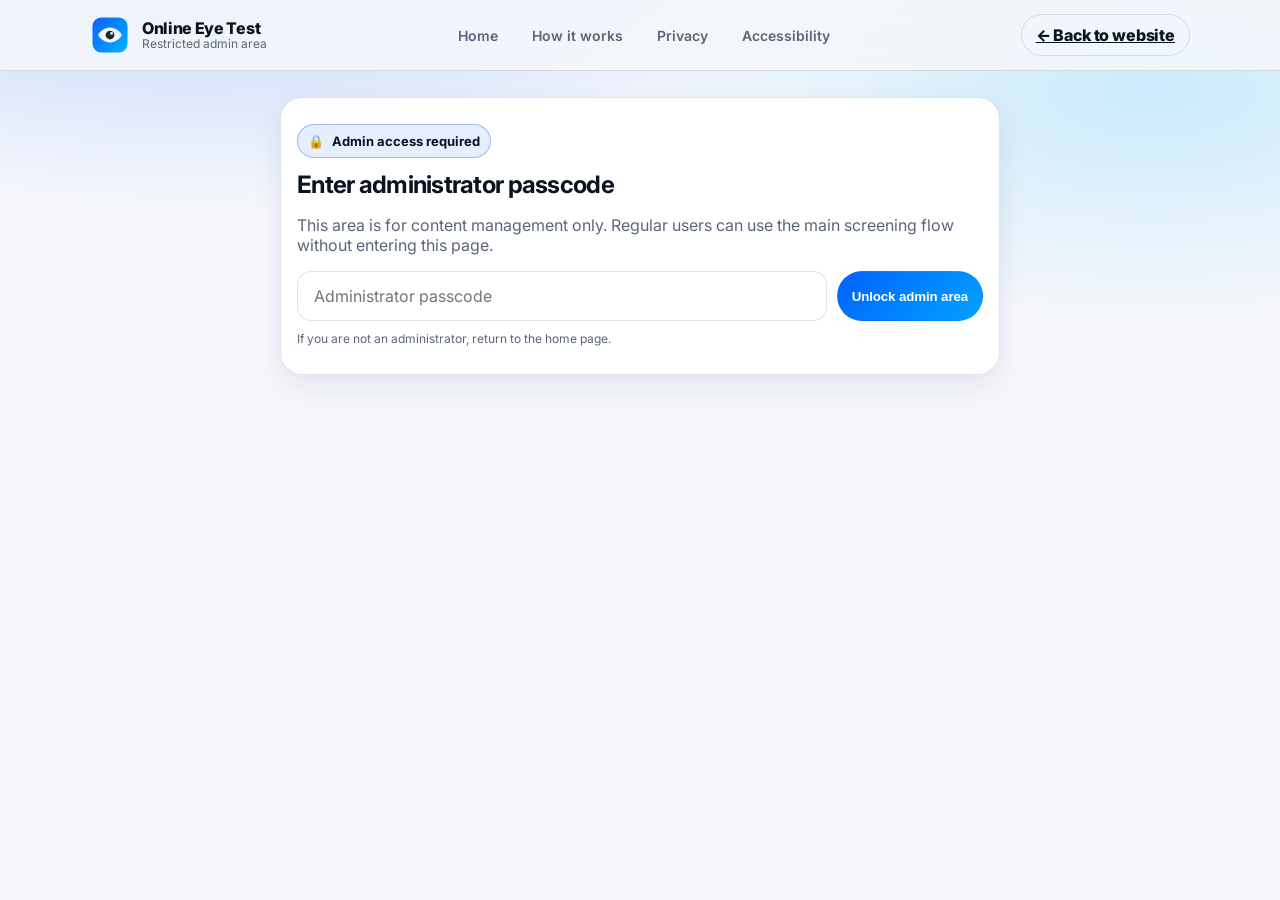
<file: admin.html>
<!doctype html>
<html lang="en">
<head>
  <meta charset="utf-8" />
  <meta name="viewport" content="width=device-width, initial-scale=1" />
  <title>Admin — Online Eye Test</title>
  <link rel="icon" type="image/svg+xml" href="./assets/favicon.svg" />
  <link rel="preconnect" href="https://fonts.googleapis.com" />
  <link rel="preconnect" href="https://fonts.gstatic.com" crossorigin />
  <link href="https://fonts.googleapis.com/css2?family=Inter:wght@400;500;600;700&display=swap" rel="stylesheet" />
  <link rel="stylesheet" href="./styles.css" />
  <style>
    .adminWrap{ padding: 26px 0 44px; }
    .adminTop{ display:flex; align-items:center; justify-content:space-between; gap:12px; flex-wrap:wrap; margin-bottom: 12px; }
    textarea{ width:100%; min-height: 220px; resize: vertical; border-radius: 14px; border:1px solid var(--border); padding: 12px; font-family: ui-monospace, SFMono-Regular, Menlo, Monaco, Consolas, "Liberation Mono", monospace; }
    .adminGrid{ display:grid; grid-template-columns: 1fr 1fr; gap: 12px; }
    @media (max-width: 920px){ .adminGrid{ grid-template-columns: 1fr; } }
    .authWrap{ padding: 26px 0 44px; display:grid; place-items:center; }
    .authCard{ width:min(720px, 100%); }
    .authRow{ display:flex; gap:10px; flex-wrap:wrap; margin-top:12px; }
    .authInput{ flex:1 1 260px; border:1px solid var(--border); border-radius:14px; padding:14px 16px; font:inherit; }
    .authHint{ margin-top: 10px; }
    .adminLock{ display:inline-flex; align-items:center; gap:8px; }
  </style>
</head>
<body>
  <header class="siteHeader">
    <div class="container headerInner">
      <a href="./index.html" class="brand" aria-label="Online Eye Test home">
        <img src="./assets/logo.svg" alt="" class="brandLogo" />
        <span class="brandText">
          <span class="brandName">Online Eye Test</span>
          <span class="brandTag">Restricted admin area</span>
        </span>
      </a>

      <nav class="topNav" aria-label="Primary">
        <a href="./index.html" class="topNavLink">Home</a>
        <a href="./how.html" class="topNavLink">How it works</a>
        <a href="./privacy.html" class="topNavLink">Privacy</a>
        <a href="./accessibility.html" class="topNavLink">Accessibility</a>
      </nav>

      <a class="btn btn--ghost" href="./index.html">← Back to website</a>
    </div>
  </header>

  <main id="adminGate" class="container authWrap">
    <section class="card authCard">
      <div class="adminLock pill pill--brand">
        <span aria-hidden="true">🔒</span>
        Admin access required
      </div>
      <h1 style="margin:12px 0 8px; letter-spacing:-.03em;">Enter administrator passcode</h1>
      <p class="muted">This area is for content management only. Regular users can use the main screening flow without entering this page.</p>
      <label class="sr-only" for="adminPasscode">Passcode</label>
      <div class="authRow">
        <input id="adminPasscode" class="authInput" type="password" autocomplete="current-password" placeholder="Administrator passcode" />
        <button class="btn btn--primary" id="unlockAdmin" type="button">Unlock admin area</button>
      </div>
      <p class="muted tiny authHint">If you are not an administrator, return to the home page.</p>
    </section>
  </main>

  <main class="container adminWrap hidden" id="adminShell" aria-hidden="true">
    <div class="notice notice--danger">
      <strong>Important:</strong> This admin page is a simple demo for US9 (content management).
      It stores content packs in <em>your browser</em> using localStorage. It is not a secure multi-user admin system.
      For a static demo, this gate keeps the admin screen out of the public navigation and adds a restricted access step.
    </div>

    <div class="adminTop">
      <h1 style="margin:0; letter-spacing:-.03em;">Content packs</h1>
      <div class="nav" style="gap:8px;">
        <div class="pill">Current pack version: <strong id="packVersion">—</strong></div>
        <button class="btn btn--soft" id="logoutAdmin" type="button">Lock admin area</button>
      </div>
    </div>

    <div class="adminGrid">
      <section class="card">
        <h2 style="margin-top:0;">Optotype pack (JSON)</h2>
        <p class="muted">Controls the letters used and test behaviour. Example keys: <code>version</code>, <code>letters</code>.</p>
        <textarea id="packText" spellcheck="false"></textarea>
        <div class="nav">
          <button class="btn btn--primary" id="savePack" type="button">Save pack</button>
          <button class="btn btn--soft" id="resetPack" type="button">Reset to default</button>
        </div>
      </section>

      <section class="card">
        <h2 style="margin-top:0;">Safety text (JSON)</h2>
        <p class="muted">Optional overrides for safety content (used if you extend app.js to read it). Stored for auditability.</p>
        <textarea id="safetyText" spellcheck="false"></textarea>
        <div class="nav">
          <button class="btn btn--primary" id="saveSafety" type="button">Save safety</button>
          <button class="btn btn--soft" id="resetSafety" type="button">Clear safety overrides</button>
        </div>
      </section>
    </div>

    <section class="card" style="margin-top:12px;">
      <h2 style="margin-top:0;">Notes</h2>
      <ul class="list">
        <li>This is intentionally <strong>local-first</strong>: no accounts, no uploads, no databases.</li>
      </ul>
    </section>
  </main>

  <script src="./admin.js"></script>
</body>
</html>
</file>
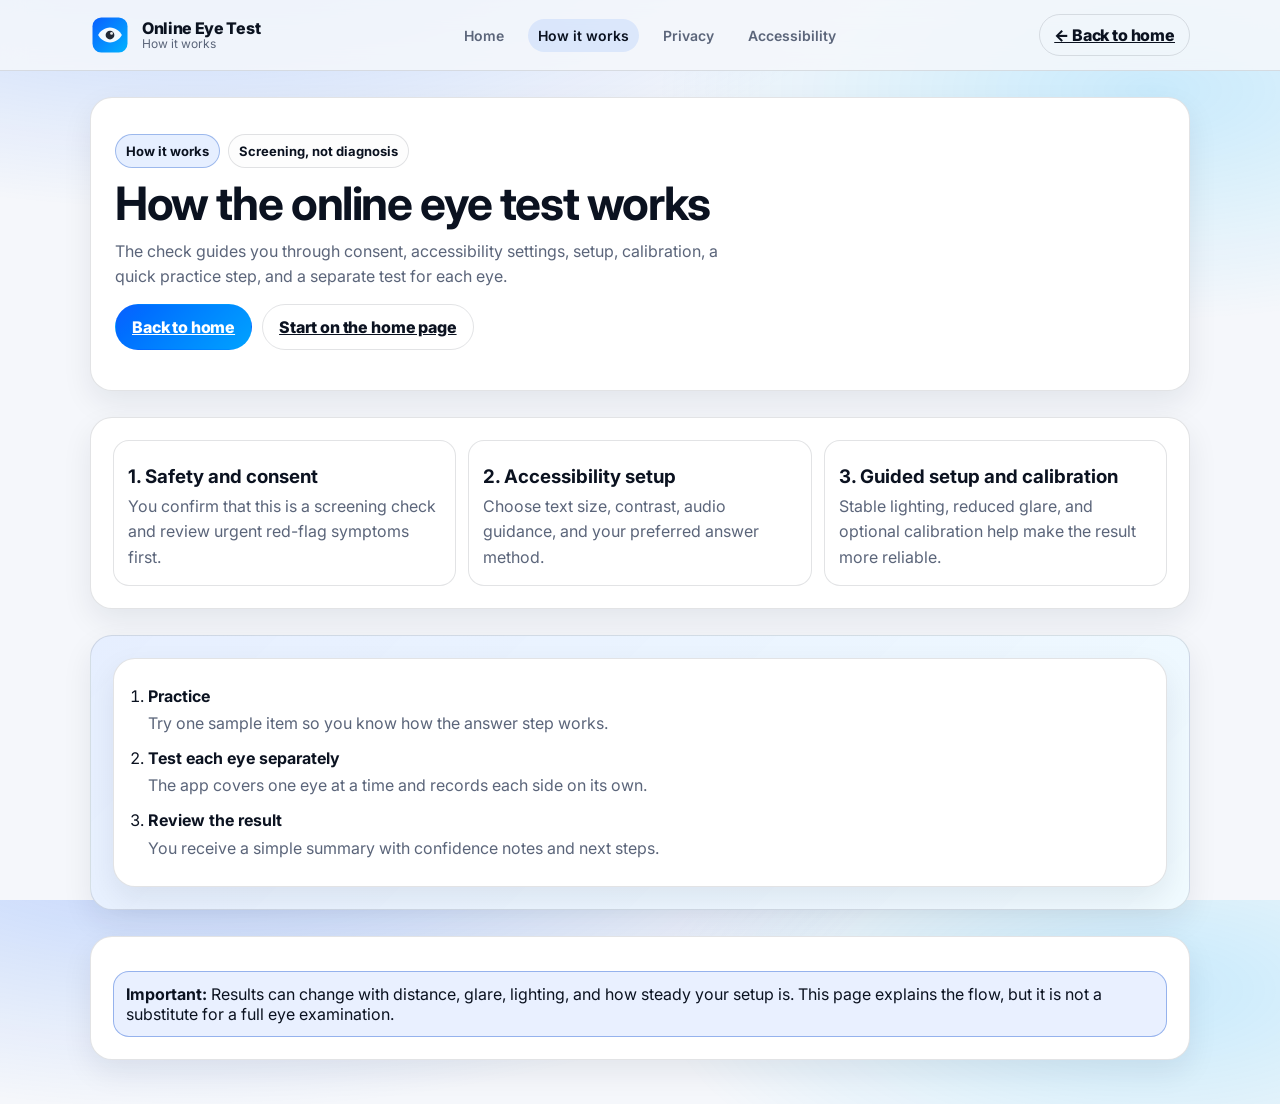
<file: how.html>
<!doctype html>
<html lang="en">
<head>
  <meta charset="utf-8" />
  <meta name="viewport" content="width=device-width, initial-scale=1" />
  <meta name="theme-color" content="#0b5fff" />
  <meta name="description" content="How the online eye test works." />
  <title>How it works — Online Eye Test</title>
  <link rel="icon" type="image/svg+xml" href="./assets/favicon.svg" />
  <link rel="preconnect" href="https://fonts.googleapis.com" />
  <link rel="preconnect" href="https://fonts.gstatic.com" crossorigin />
  <link href="https://fonts.googleapis.com/css2?family=Inter:wght@400;500;600;700&display=swap" rel="stylesheet" />
  <link rel="stylesheet" href="./styles.css" />
</head>
<body>
  <a class="skip-link" href="#main">Skip to content</a>
  <header class="siteHeader">
    <div class="container headerInner">
      <a href="./index.html" class="brand" aria-label="Online Eye Test home">
        <img src="./assets/logo.svg" alt="" class="brandLogo" />
        <span class="brandText">
          <span class="brandName">Online Eye Test</span>
          <span class="brandTag">How it works</span>
        </span>
      </a>

      <nav class="topNav" aria-label="Primary">
        <a href="./index.html" class="topNavLink">Home</a>
        <a href="./how.html" class="topNavLink topNavLink--active">How it works</a>
        <a href="./privacy.html" class="topNavLink">Privacy</a>
        <a href="./accessibility.html" class="topNavLink">Accessibility</a>
      </nav>

      <a class="btn btn--ghost" href="./index.html">← Back to home</a>
    </div>
  </header>

  <main class="container pageWrap" id="main">
    <section class="hero" style="align-items:start;">
      <div class="heroCopy">
        <div class="heroKicker">
          <span class="pill pill--brand">How it works</span>
          <span class="pill">Screening, not diagnosis</span>
        </div>
        <h1 class="heroTitle">How the online eye test works</h1>
        <p class="heroSubtitle">
          The check guides you through consent, accessibility settings, setup, calibration, a quick practice step,
          and a separate test for each eye.
        </p>
        <div class="heroActions">
          <a class="btn btn--primary btn--lg" href="./index.html#app">Back to home</a>
          <a class="btn btn--ghost btn--lg" href="./index.html">Start on the home page</a>
        </div>
      </div>
    </section>

    <section class="section">
      <div class="cards3">
        <article class="infoCard">
          <h3>1. Safety and consent</h3>
          <p>You confirm that this is a screening check and review urgent red-flag symptoms first.</p>
        </article>
        <article class="infoCard">
          <h3>2. Accessibility setup</h3>
          <p>Choose text size, contrast, audio guidance, and your preferred answer method.</p>
        </article>
        <article class="infoCard">
          <h3>3. Guided setup and calibration</h3>
          <p>Stable lighting, reduced glare, and optional calibration help make the result more reliable.</p>
        </article>
      </div>
    </section>

    <section class="section alt">
      <div class="card">
        <ol class="steps">
          <li><strong>Practice</strong><br><span class="muted">Try one sample item so you know how the answer step works.</span></li>
          <li><strong>Test each eye separately</strong><br><span class="muted">The app covers one eye at a time and records each side on its own.</span></li>
          <li><strong>Review the result</strong><br><span class="muted">You receive a simple summary with confidence notes and next steps.</span></li>
        </ol>
      </div>
    </section>

    <section class="section">
      <div class="notice notice--info">
        <strong>Important:</strong> Results can change with distance, glare, lighting, and how steady your setup is.
        This page explains the flow, but it is not a substitute for a full eye examination.
      </div>
    </section>
  </main>

</body>
</html>
</file>
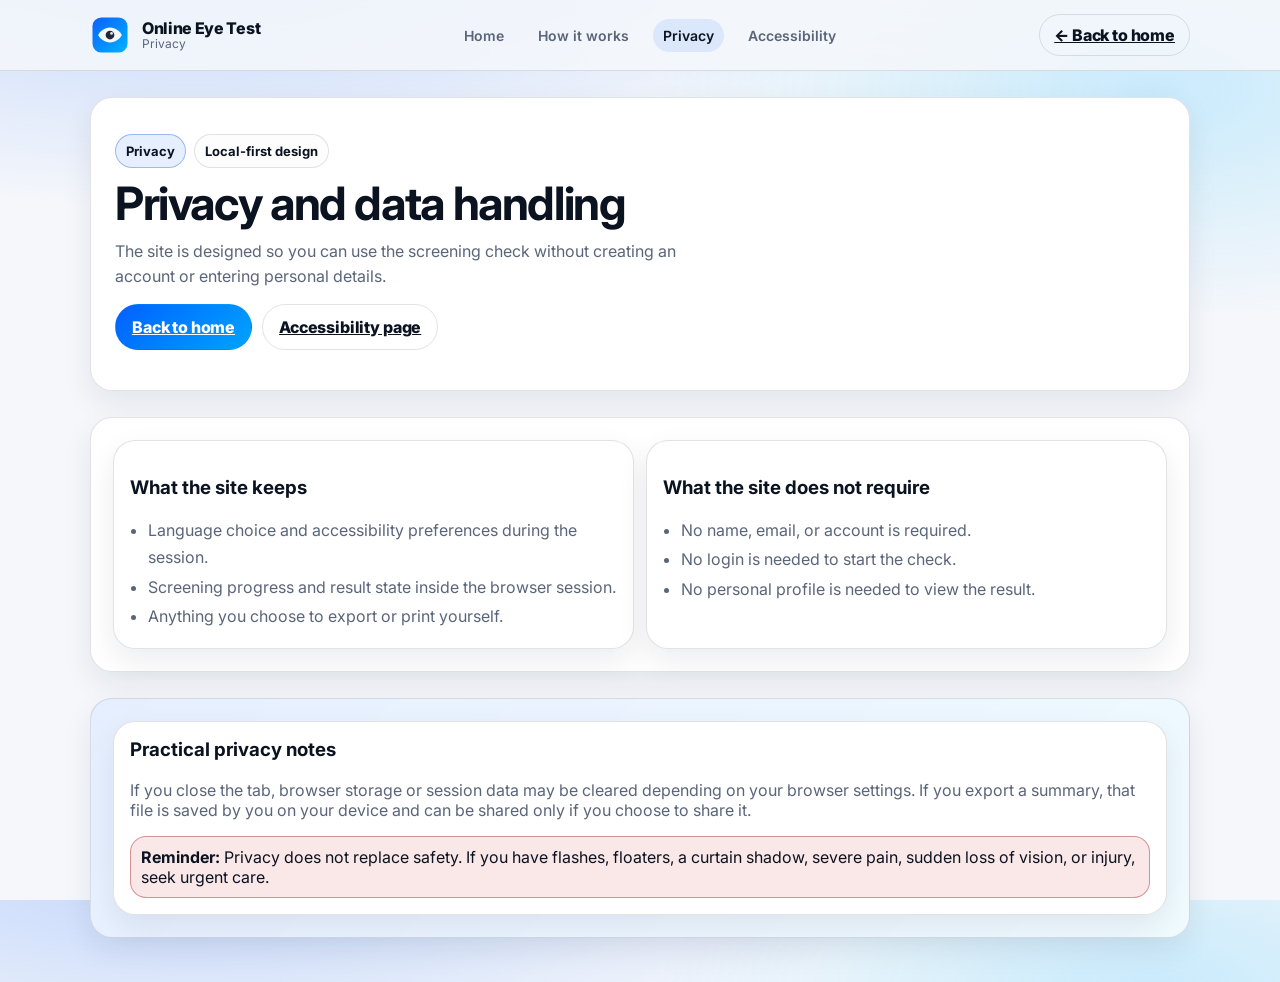
<file: privacy.html>
<!doctype html>
<html lang="en">
<head>
  <meta charset="utf-8" />
  <meta name="viewport" content="width=device-width, initial-scale=1" />
  <meta name="theme-color" content="#0b5fff" />
  <meta name="description" content="Privacy and data handling for the online eye test." />
  <title>Privacy — Online Eye Test</title>
  <link rel="icon" type="image/svg+xml" href="./assets/favicon.svg" />
  <link rel="preconnect" href="https://fonts.googleapis.com" />
  <link rel="preconnect" href="https://fonts.gstatic.com" crossorigin />
  <link href="https://fonts.googleapis.com/css2?family=Inter:wght@400;500;600;700&display=swap" rel="stylesheet" />
  <link rel="stylesheet" href="./styles.css" />
</head>
<body>
  <a class="skip-link" href="#main">Skip to content</a>
  <header class="siteHeader">
    <div class="container headerInner">
      <a href="./index.html" class="brand" aria-label="Online Eye Test home">
        <img src="./assets/logo.svg" alt="" class="brandLogo" />
        <span class="brandText">
          <span class="brandName">Online Eye Test</span>
          <span class="brandTag">Privacy</span>
        </span>
      </a>

      <nav class="topNav" aria-label="Primary">
        <a href="./index.html" class="topNavLink">Home</a>
        <a href="./how.html" class="topNavLink">How it works</a>
        <a href="./privacy.html" class="topNavLink topNavLink--active">Privacy</a>
        <a href="./accessibility.html" class="topNavLink">Accessibility</a>
      </nav>

      <a class="btn btn--ghost" href="./index.html">← Back to home</a>
    </div>
  </header>

  <main class="container pageWrap" id="main">
    <section class="hero" style="align-items:start;">
      <div class="heroCopy">
        <div class="heroKicker">
          <span class="pill pill--brand">Privacy</span>
          <span class="pill">Local-first design</span>
        </div>
        <h1 class="heroTitle">Privacy and data handling</h1>
        <p class="heroSubtitle">
          The site is designed so you can use the screening check without creating an account or entering personal details.
        </p>
        <div class="heroActions">
          <a class="btn btn--primary btn--lg" href="./index.html">Back to home</a>
          <a class="btn btn--ghost btn--lg" href="./accessibility.html">Accessibility page</a>
        </div>
      </div>
    </section>

    <section class="section">
      <div class="grid2">
        <article class="card">
          <h3>What the site keeps</h3>
          <ul class="list">
            <li>Language choice and accessibility preferences during the session.</li>
            <li>Screening progress and result state inside the browser session.</li>
            <li>Anything you choose to export or print yourself.</li>
          </ul>
        </article>

        <article class="card">
          <h3>What the site does not require</h3>
          <ul class="list">
            <li>No name, email, or account is required.</li>
            <li>No login is needed to start the check.</li>
            <li>No personal profile is needed to view the result.</li>
          </ul>
        </article>
      </div>
    </section>

    <section class="section alt">
      <div class="card">
        <h3 style="margin-top:0;">Practical privacy notes</h3>
        <p class="muted">
          If you close the tab, browser storage or session data may be cleared depending on your browser settings.
          If you export a summary, that file is saved by you on your device and can be shared only if you choose to share it.
        </p>
        <div class="notice notice--danger compact">
          <strong>Reminder:</strong> Privacy does not replace safety. If you have flashes, floaters, a curtain shadow,
          severe pain, sudden loss of vision, or injury, seek urgent care.
        </div>
      </div>
    </section>
  </main>

</body>
</html>
</file>
<file: styles.css>
/* Online Eye Test — responsive, accessibility-first UI
   Works on static hosting (InfinityFree). */

:root{
  --bg: #f5f7fb;
  --card: #ffffff;
  --text: #0b1220;
  --muted: #5b657a;
  --border: rgba(18, 28, 45, .12);

  --brand: #0b5fff;
  --brand2: #00b3ff;
  --brandSoft: rgba(11, 95, 255, .10);

  --danger: #c81e1e;
  --dangerSoft: rgba(200, 30, 30, .10);
  --info: #0b5fff;
  --infoSoft: rgba(11, 95, 255, .09);

  --shadow: 0 12px 30px rgba(18, 28, 45, .08);
  --radius: 16px;
  --radiusLg: 22px;

  --focus: 0 0 0 4px rgba(11, 95, 255, .25);
}

/* High contrast mode (US7 / NFR1) */
.high-contrast{
  --bg: #000;
  --card: #0b0b0b;
  --text: #fff;
  --muted: #e8e8e8;
  --border: rgba(255,255,255,.25);
  --brand: #ffcc00;
  --brand2: #ffcc00;
  --brandSoft: rgba(255, 204, 0, .15);
  --shadow: none;
  --danger: #ff3b30;
  --dangerSoft: rgba(255, 59, 48, .2);
  --info: #ffcc00;
  --infoSoft: rgba(255, 204, 0, .12);
}

*{ box-sizing: border-box; }
html,body{ height:100%; }
body{
  margin:0;
  font-family: Inter, system-ui, -apple-system, Segoe UI, Roboto, Arial, sans-serif;
  color: var(--text);
  background:
    radial-gradient(1200px 500px at 15% -10%, rgba(11,95,255,.25), transparent 60%),
    radial-gradient(900px 420px at 90% 10%, rgba(0,179,255,.18), transparent 55%),
    var(--bg);
}

a{ color: inherit; }
img{ max-width:100%; display:block; }

.container{
  width: min(1100px, calc(100% - 32px));
  margin: 0 auto;
}

.skip-link{
  position: absolute; left:-999px; top:8px;
  background: var(--card);
  border: 1px solid var(--border);
  padding: 10px 12px;
  border-radius: 12px;
  z-index: 1000;
}
.skip-link:focus{ left: 12px; outline:none; box-shadow: var(--focus); }

/* Header */
.siteHeader{
  position: sticky;
  top: 0;
  z-index: 50;
  backdrop-filter: blur(12px);
  background: color-mix(in srgb, var(--bg) 85%, transparent);
  border-bottom: 1px solid var(--border);
}
.headerInner{
  display:flex;
  align-items:center;
  justify-content:space-between;
  gap: 16px;
  padding: 14px 0;
}

.brand{
  display:flex;
  align-items:center;
  gap: 12px;
  text-decoration:none;
}
.brandLogo{ width: 40px; height: 40px; }
.brandText{ display:flex; flex-direction:column; line-height:1.1; }
.brandName{ font-weight: 800; letter-spacing:-.02em; }
.brandTag{ font-size: 12px; color: var(--muted); }

.topNav{
  display:flex;
  align-items:center;
  gap: 14px;
}
.topNavLink{
  text-decoration:none;
  color: var(--muted);
  font-weight: 600;
  font-size: 14px;
  padding: 8px 10px;
  border-radius: 999px;
}
.topNavLink:hover{ background: var(--brandSoft); color: var(--text); }

.topControls{
  display:flex;
  align-items:center;
  gap: 10px;
}
.select{
  border: 1px solid var(--border);
  background: var(--card);
  border-radius: 999px;
  padding: 10px 12px;
  color: var(--text);
  font-weight: 600;
}

/* Layout */
.app{ padding: 26px 0 44px; }

.panel{
  background: transparent;
  border-radius: var(--radiusLg);
  padding: 18px 0 0;
}

.panelHeader{
  margin-bottom: 14px;
}
.panelHeader h2{ margin:0 0 6px; letter-spacing:-.02em; }
.panelHeader p{ margin:0; }

.section{
  margin-top: 26px;
  padding: 22px;
  background: var(--card);
  border: 1px solid var(--border);
  border-radius: var(--radiusLg);
  box-shadow: var(--shadow);
}
.section{ scroll-margin-top: 96px; }
.section.alt{
  background:
    linear-gradient(135deg, rgba(11,95,255,.10), rgba(0,179,255,.06)),
    var(--card);
}
.sectionTitle{ margin:0 0 8px; letter-spacing:-.02em; }
.sectionLead{ margin:0 0 16px; color: var(--muted); }

/* Hero */
.hero{
  display:grid;
  grid-template-columns: 1.25fr .75fr;
  gap: 18px;
  padding: 22px;
  background: var(--card);
  border: 1px solid var(--border);
  border-radius: var(--radiusLg);
  box-shadow: var(--shadow);
  overflow:hidden;
}
.heroCopy{ padding: 4px 2px; }
.heroTitle{
  font-size: clamp(30px, 4.2vw, 46px);
  line-height: 1.1;
  margin: 10px 0 10px;
  letter-spacing: -.03em;
}
.heroSubtitle{
  margin: 0 0 14px;
  color: var(--muted);
  font-size: 16px;
  line-height: 1.6;
  max-width: 62ch;
}
.heroKicker{
  display:flex;
  flex-wrap:wrap;
  gap: 8px;
}
.heroActions{
  display:flex;
  gap: 10px;
  flex-wrap:wrap;
  margin: 12px 0 14px;
}
.heroArt{
  align-self: stretch;
  display:flex;
  align-items:center;
  justify-content:center;
  padding: 8px;
  background:
    radial-gradient(380px 280px at 50% 30%, rgba(11,95,255,.20), transparent 60%),
    radial-gradient(320px 240px at 65% 65%, rgba(0,179,255,.15), transparent 60%);
  border-radius: 18px;
  border: 1px dashed color-mix(in srgb, var(--border) 60%, transparent);
}
.heroArt img{ width: min(330px, 100%); }

.trustRow{
  display:grid;
  gap: 10px;
  margin-top: 12px;
}
.trustItem{
  display:flex;
  gap: 12px;
  align-items:flex-start;
  padding: 12px;
  border-radius: 16px;
  border: 1px solid var(--border);
  background: color-mix(in srgb, var(--card) 70%, rgba(11,95,255,.03));
}
.trustTitle{ font-weight: 700; letter-spacing:-.01em; }

/* Cards */
.cards3{
  display:grid;
  grid-template-columns: repeat(3, 1fr);
  gap: 12px;
}
.infoCard{
  border: 1px solid var(--border);
  background: var(--card);
  border-radius: var(--radius);
  padding: 14px;
}
.infoCard h3{ margin: 10px 0 6px; }
.infoCard p{ margin:0; color: var(--muted); line-height:1.6; }
.infoIcon{
  width: 44px; height: 44px;
  display:flex; align-items:center; justify-content:center;
  background: var(--brandSoft);
  border: 1px solid color-mix(in srgb, var(--brand) 25%, var(--border));
  border-radius: 14px;
}

/* Split section */
.split{
  display:grid;
  grid-template-columns: 1.1fr .9fr;
  gap: 14px;
  align-items:start;
}
.panelCard{
  border: 1px solid var(--border);
  border-radius: var(--radiusLg);
  background: var(--card);
  padding: 14px;
  box-shadow: var(--shadow);
}
.panelCardTop{
  display:flex;
  gap: 10px;
  align-items:center;
  font-weight: 800;
  letter-spacing:-.01em;
  margin-bottom: 10px;
}
.bullets{
  margin: 0;
  padding-left: 18px;
  color: var(--muted);
  line-height: 1.7;
}
.bullets strong{ color: var(--text); }
.sectionActions{ margin-top: 14px; }

/* Buttons */
.btn{
  appearance: none;
  border: 1px solid transparent;
  border-radius: 999px;
  padding: 10px 14px;
  cursor: pointer;
  font-weight: 800;
  letter-spacing: -.01em;
  display:inline-flex;
  align-items:center;
  gap: 10px;
  transition: transform .08s ease, background .15s ease, border-color .15s ease;
  user-select:none;
}
.btn:active{ transform: translateY(1px); }
.btn:focus{ outline:none; box-shadow: var(--focus); }

.btn--primary{
  background: linear-gradient(135deg, var(--brand), color-mix(in srgb, var(--brand2) 80%, var(--brand)));
  color: #fff;
}
.high-contrast .btn--primary{ color: #000; }
.btn--primary:hover{ filter: brightness(1.02); }

.btn--soft{
  background: var(--brandSoft);
  border-color: color-mix(in srgb, var(--brand) 25%, var(--border));
  color: var(--text);
}
.btn--soft:hover{ background: color-mix(in srgb, var(--brandSoft) 80%, rgba(11,95,255,.02)); }

.btn--ghost{
  background: transparent;
  border-color: var(--border);
  color: var(--text);
}
.btn--ghost:hover{ background: color-mix(in srgb, var(--card) 70%, rgba(11,95,255,.03)); }

.btn--wide{ width:100%; justify-content:center; }
.btn--lg{ padding: 12px 16px; }

.btn:disabled{
  opacity: .55;
  cursor: not-allowed;
  transform: none;
}

.icon{ width: 18px; height: 18px; }
.iconLg{ width: 22px; height: 22px; }

/* Text helpers */
.muted{ color: var(--muted); }
.tiny{ font-size: 12px; }
.sr-only{ position:absolute; width:1px; height:1px; padding:0; margin:-1px; overflow:hidden; clip:rect(0,0,0,0); border:0; }
kbd{
  font-family: ui-monospace, SFMono-Regular, Menlo, Monaco, Consolas, "Liberation Mono", monospace;
  font-size: 12px;
  padding: 2px 6px;
  border-radius: 8px;
  border: 1px solid var(--border);
  background: color-mix(in srgb, var(--card) 80%, rgba(0,0,0,.03));
}

/* Pills */
.pill{
  display:inline-flex;
  align-items:center;
  gap: 8px;
  padding: 8px 10px;
  border-radius: 999px;
  border: 1px solid var(--border);
  background: color-mix(in srgb, var(--card) 75%, rgba(0,0,0,.02));
  font-weight: 700;
  font-size: 13px;
  color: var(--text);
}
.pill--brand{
  border-color: color-mix(in srgb, var(--brand) 25%, var(--border));
  background: var(--brandSoft);
}

/* Cards & inputs for app views */
.card{
  background: var(--card);
  border: 1px solid var(--border);
  border-radius: var(--radiusLg);
  padding: 16px;
  box-shadow: var(--shadow);
}

.sep{
  border: none;
  border-top: 1px solid var(--border);
  margin: 14px 0;
}

.grid2{
  display:grid;
  grid-template-columns: repeat(2, 1fr);
  gap: 12px;
}
.checks2{
  display:grid;
  grid-template-columns: repeat(2, minmax(0,1fr));
  gap: 10px;
}

.choice, .check{
  display:flex;
  gap: 10px;
  align-items:flex-start;
  padding: 10px 10px;
  border-radius: 14px;
  border: 1px solid var(--border);
  background: color-mix(in srgb, var(--card) 75%, rgba(0,0,0,.02));
  cursor: pointer;
}
.choice input, .check input{
  margin-top: 3px;
  accent-color: var(--brand);
}

.notice{
  margin-top: 12px;
  border-radius: var(--radius);
  border: 1px solid var(--border);
  padding: 12px;
}
.notice.compact{ padding: 10px; }
.noticeTitle{ display:flex; gap: 10px; align-items:center; font-weight: 900; margin-bottom: 6px; }
.notice--danger{
  border-color: color-mix(in srgb, var(--danger) 35%, var(--border));
  background: var(--dangerSoft);
}
.notice--info{
  border-color: color-mix(in srgb, var(--info) 30%, var(--border));
  background: var(--infoSoft);
}

.list{ margin: 8px 0 0; padding-left: 18px; color: var(--muted); line-height: 1.7; }
.list li{ margin: 2px 0; }
.list strong{ color: var(--text); }

.nav{
  display:flex;
  justify-content: space-between;
  gap: 10px;
  margin: 14px 0 0;
  flex-wrap: wrap;
}

/* Progress bar (NFR4) */
.progressWrap{
  background: var(--card);
  border: 1px solid var(--border);
  border-radius: var(--radiusLg);
  padding: 12px;
  box-shadow: var(--shadow);
  margin-bottom: 14px;
}
.progressBar{
  height: 10px;
  background: color-mix(in srgb, var(--border) 50%, transparent);
  border-radius: 999px;
  overflow:hidden;
}
.progressBar__fill{
  height: 100%;
  width: 0%;
  background: linear-gradient(135deg, var(--brand), var(--brand2));
  border-radius: 999px;
}
.progressMeta{
  display:flex;
  justify-content:space-between;
  margin-top: 8px;
}

/* Test card */
.testHeader{
  display:flex;
  align-items:flex-start;
  justify-content:space-between;
  gap: 10px;
}
.testCard{
  margin-top: 10px;
  background: var(--card);
  border: 1px solid var(--border);
  border-radius: var(--radiusLg);
  box-shadow: var(--shadow);
  padding: 18px;
}
.optotype{
  width: 100%;
  display:flex;
  align-items:center;
  justify-content:center;
  aspect-ratio: 16 / 9;
  border-radius: 18px;
  background: color-mix(in srgb, var(--bg) 65%, rgba(11,95,255,.07));
  border: 1px solid var(--border);
  font-weight: 900;
  font-size: clamp(92px, 10vw, 170px);
  line-height: 1;
  letter-spacing: .08em;
  user-select: none;
  color: var(--text);
  text-shadow: 0 2px 10px rgba(18, 28, 45, .12);
}
.answerRow{
  display:flex;
  gap: 10px;
  align-items:center;
  margin-top: 12px;
  flex-wrap: wrap;
}
.input{
  flex: 1;
  min-width: 220px;
  border: 1px solid var(--border);
  border-radius: 14px;
  padding: 12px 12px;
  font-size: 16px;
  font-weight: 700;
  background: var(--card);
  color: var(--text);
}
.input:focus{ outline:none; box-shadow: var(--focus); }

.testFooter{
  display:flex;
  gap: 10px;
  margin-top: 12px;
  justify-content: space-between;
  flex-wrap: wrap;
  align-items:center;
}

/* Tap answer grid */
.tapGrid{
  display:grid;
  grid-template-columns: repeat(4, minmax(0,1fr));
  gap: 8px;
  width: 100%;
}
.tapBtn{
  border-radius: 16px;
  border: 1px solid var(--border);
  background: color-mix(in srgb, var(--card) 80%, rgba(11,95,255,.04));
  padding: 14px 8px;
  font-weight: 900;
  font-size: 18px;
  cursor: pointer;
}
.tapBtn:hover{ background: var(--brandSoft); }
.tapBtn:focus{ outline:none; box-shadow: var(--focus); }

/* Results */
.resultGrid{
  display:grid;
  grid-template-columns: repeat(2, 1fr);
  gap: 12px;
}
.resultCard{
  background: var(--card);
  border: 1px solid var(--border);
  border-radius: var(--radiusLg);
  padding: 16px;
  box-shadow: var(--shadow);
}
.score{
  font-size: 44px;
  font-weight: 900;
  letter-spacing: -.02em;
  margin-top: 6px;
}
.pill{
  margin-top: 10px;
}

/* Calibration */
.calWrap{ display:grid; gap: 12px; }
.calStage{
  width: 100%;
  display:flex;
  align-items:center;
  justify-content:center;
  padding: 14px;
  border-radius: 18px;
  background: color-mix(in srgb, var(--bg) 70%, rgba(0,0,0,.02));
  border: 1px solid var(--border);
}
.calRect{
  width: 320px;
  height: 200px;
  border: 3px solid color-mix(in srgb, var(--text) 80%, transparent);
  border-radius: 14px;
  display:flex;
  align-items:center;
  justify-content:center;
  text-align:center;
  padding: 8px;
}
.calControls{
  display:flex;
  gap: 10px;
  flex-wrap: wrap;
}

/* Steps list */
.steps{
  margin:0;
  padding-left: 18px;
  line-height: 1.7;
}
.steps li{ margin: 8px 0; }

/* Footer */
.siteFooter{
  margin-top: 26px;
  padding: 22px;
  background: var(--card);
  border: 1px solid var(--border);
  border-radius: var(--radiusLg);
  box-shadow: var(--shadow);
}
.footerGrid{
  display:grid;
  grid-template-columns: 1.4fr .8fr 1fr;
  gap: 16px;
}
.footerBrand{ display:flex; gap: 12px; align-items:center; margin-bottom: 10px; }
.footerLogo{ width: 38px; height: 38px; }
.footerTitle{ font-weight: 900; letter-spacing: -.02em; }
.footerHeading{ font-weight: 900; margin-bottom: 8px; }
.footerLink{ display:block; text-decoration:none; color: var(--muted); margin: 6px 0; }
.footerLink:hover{ color: var(--text); text-decoration: underline; }
.footerBottom{
  margin-top: 16px;
  padding-top: 12px;
  border-top: 1px solid var(--border);
  display:flex;
  justify-content:space-between;
  gap: 10px;
  flex-wrap:wrap;
}

/* Toast */
.toast{
  position: fixed;
  left: 50%;
  bottom: 18px;
  transform: translateX(-50%);
  background: var(--text);
  color: var(--card);
  padding: 10px 12px;
  border-radius: 999px;
  box-shadow: 0 18px 40px rgba(0,0,0,.20);
  font-weight: 800;
}
.high-contrast .toast{ background: #fff; color: #000; }
.hidden{ display:none !important; }

/* Print area */
.printArea{
  display:none;
  padding: 0;
}
.printTable{
  width:100%;
  border-collapse: collapse;
  margin: 10px 0 14px;
}
.printTable th, .printTable td{
  border: 1px solid #000;
  padding: 8px 10px;
  text-align:left;
}

@media print{
  body{ background: #fff; }
  .siteHeader, .progressWrap, .toast, .panel:not([data-view="export"]) { display:none !important; }
  .panel[data-view="export"]{ padding:0; }
  .panel[data-view="export"] .card, .panel[data-view="export"] .nav{ display:none !important; }
  .printArea{ display:block !important; }
}

/* Responsive */
@media (max-width: 920px){
  .hero{ grid-template-columns: 1fr; }
  .heroArt{ order: -1; }
  .topNav{ display:none; }
  .split{ grid-template-columns: 1fr; }
  .cards3{ grid-template-columns: 1fr; }
  .grid2{ grid-template-columns: 1fr; }
  .checks2{ grid-template-columns: 1fr; }
  .footerGrid{ grid-template-columns: 1fr; }
  .resultGrid{ grid-template-columns: 1fr; }
  .tapGrid{ grid-template-columns: repeat(2, minmax(0,1fr)); }
}

/* Large text mode (US7 / NFR2) */
.text-large{
  font-size: 18px;
}
.text-large .heroTitle{ font-size: clamp(34px, 5vw, 52px); }
.text-large .btn{ padding: 12px 16px; }
.text-large .input{ font-size: 18px; }

/* Reduced motion (NFR3) */
.reduce-motion *{
  scroll-behavior: auto !important;
  transition: none !important;
  animation: none !important;
}
@media (prefers-reduced-motion: reduce){
  *{ scroll-behavior: auto; }
}

.topNavLink--active{ background: var(--brandSoft); color: var(--text); }

.pageWrap{ padding: 26px 0 44px; }
</file>
